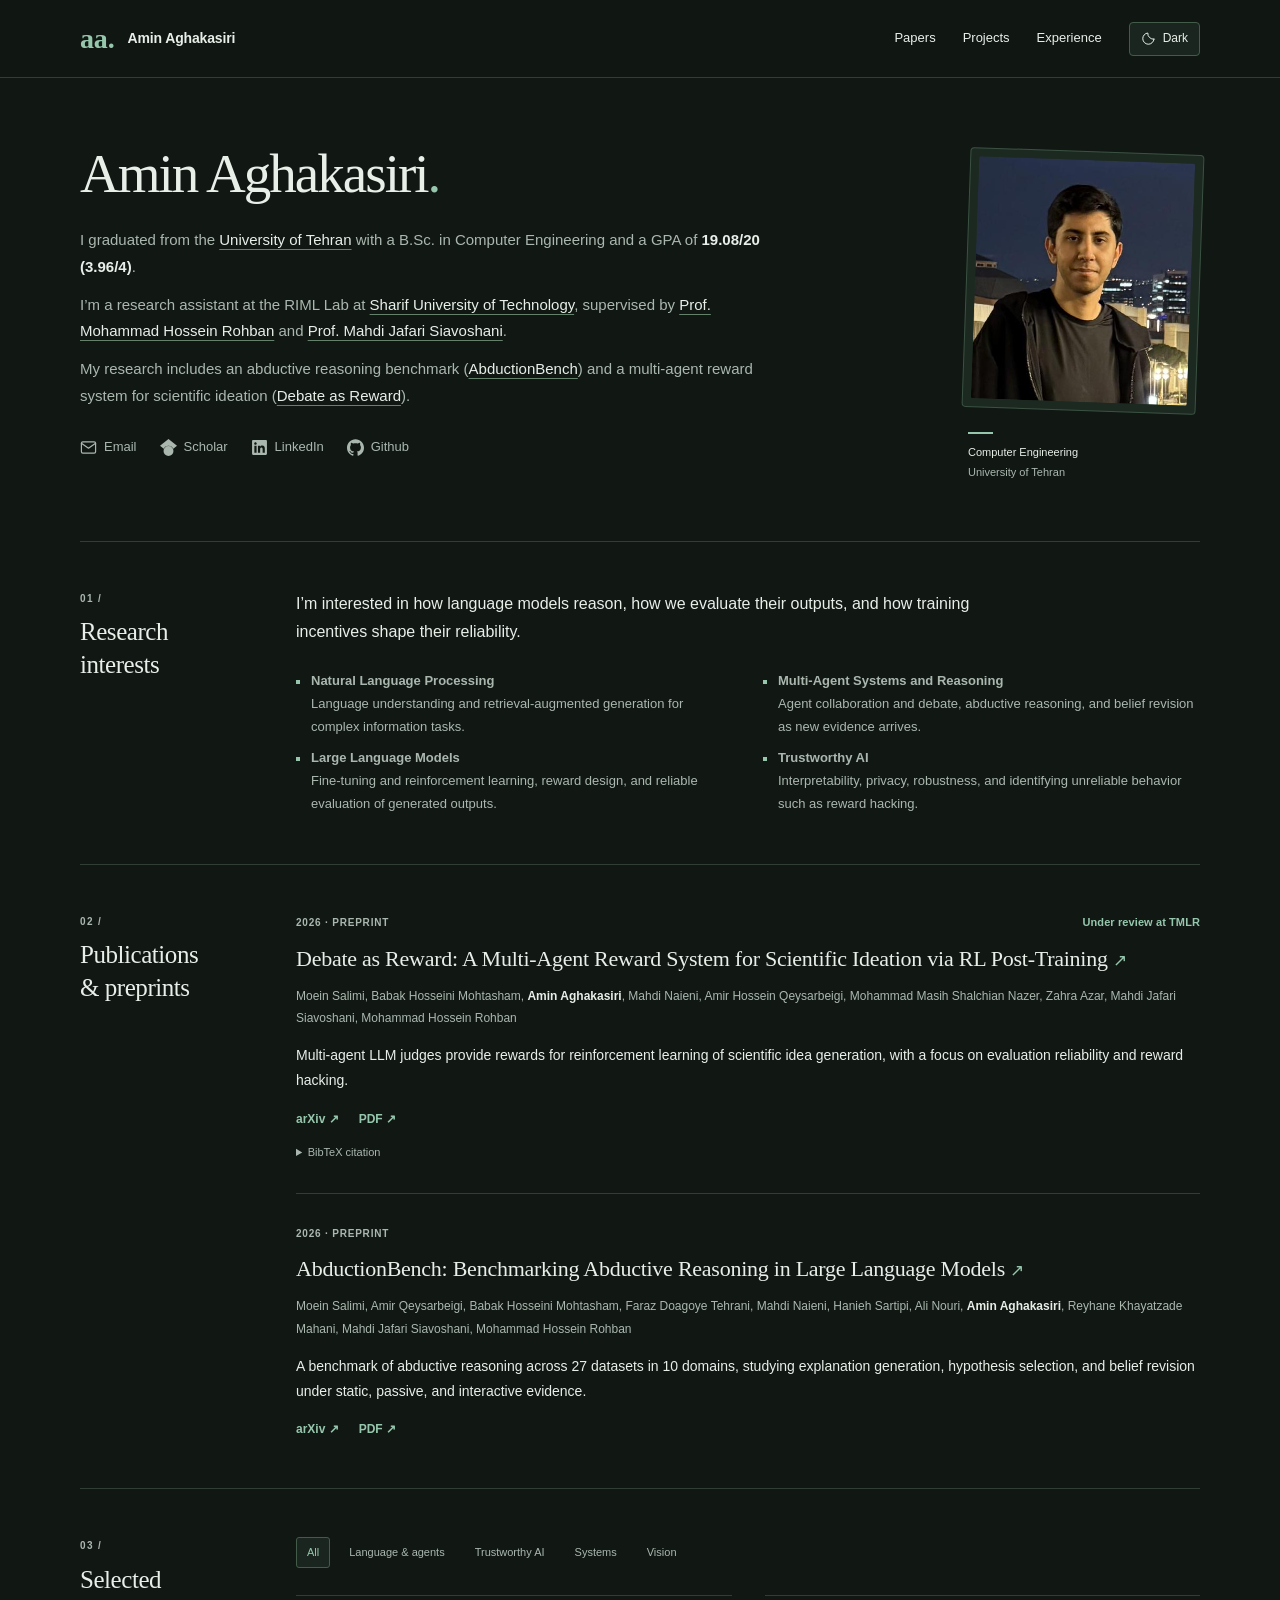
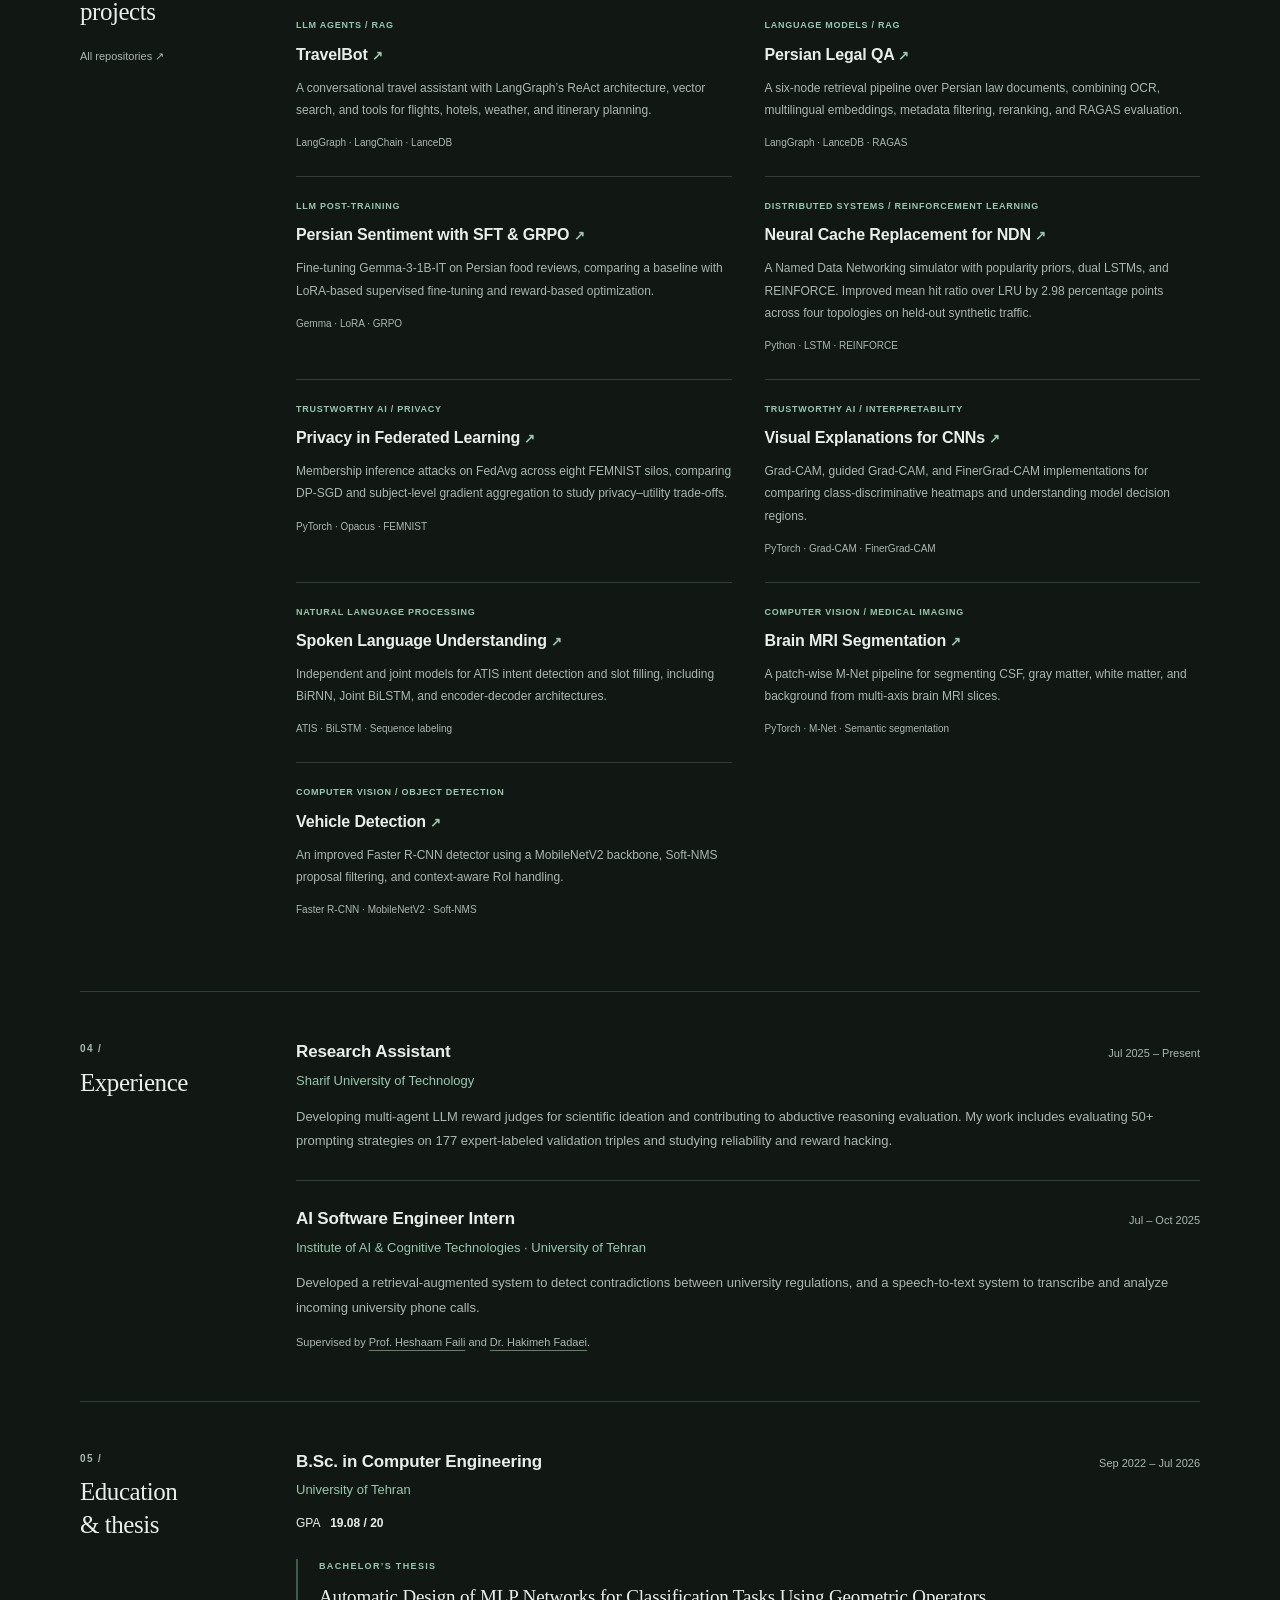
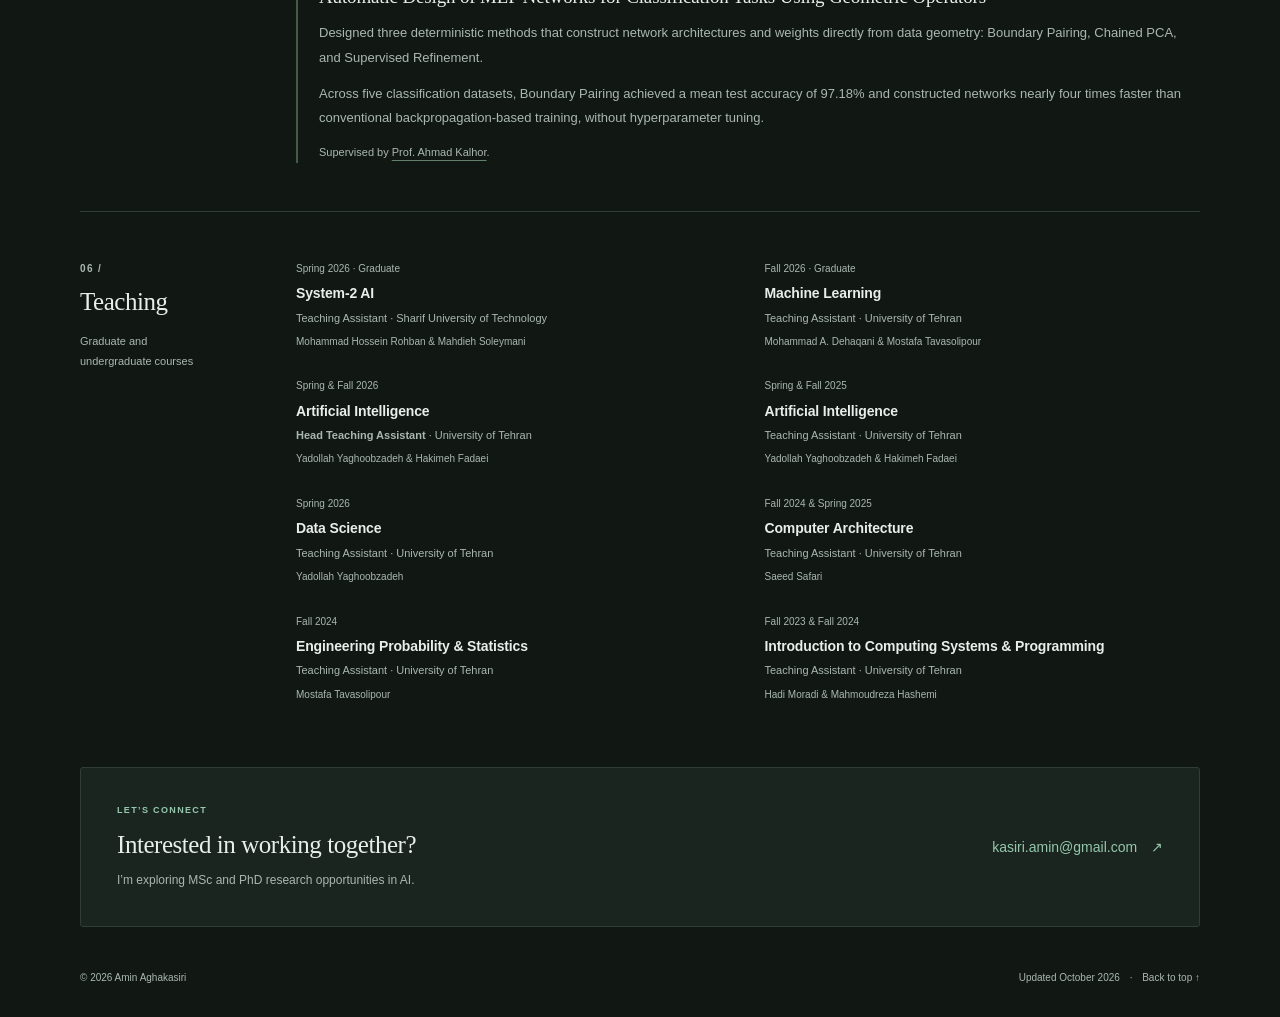
<file: index.html>
<!doctype html>
<html lang="en" data-theme="dark">
<head>
  <meta charset="utf-8">
  <meta name="viewport" content="width=device-width, initial-scale=1">
  <meta name="theme-color" content="#111814">
  <script>
    (() => {
      let theme = "dark";
      try {
        const saved = localStorage.getItem("amin-theme");
        if (saved === "light" || saved === "dark") theme = saved;
      } catch { /* Use the default when browser storage is unavailable. */ }
      document.documentElement.dataset.theme = theme;
      document.querySelector('meta[name="theme-color"]').content = theme === "dark" ? "#111814" : "#f8f9f6";
    })();
  </script>
  <meta name="description" content="Amin Aghakasiri — research assistant at Sharif University of Technology and Computer Engineering graduate of the University of Tehran. Research in language models, multi-agent systems, reasoning, and trustworthy AI.">
  <meta property="og:type" content="website">
  <meta property="og:title" content="Amin Aghakasiri | AI Research">
  <meta property="og:description" content="Language models, multi-agent systems, and reliable reasoning. Research, publications, projects, and teaching.">
  <meta property="og:url" content="https://amink8203.github.io/">
  <meta property="og:image" content="https://amink8203.github.io/assets/portrait.jpg">
  <meta name="twitter:card" content="summary">
  <link rel="canonical" href="https://amink8203.github.io/">
  <link rel="icon" href="assets/favicon.svg" type="image/svg+xml">
  <link rel="stylesheet" href="assets/style.css?v=3">
  <script src="assets/site.js?v=2" defer></script>
  <title>Amin Aghakasiri | AI Research</title>
  <script type="application/ld+json">
  {"@context":"https://schema.org","@type":"Person","name":"Amin Aghakasiri","url":"https://amink8203.github.io/","image":"https://amink8203.github.io/assets/portrait.jpg","jobTitle":"Research Assistant","affiliation":{"@type":"CollegeOrUniversity","name":"Sharif University of Technology"},"alumniOf":{"@type":"CollegeOrUniversity","name":"University of Tehran"},"sameAs":["https://github.com/Amink8203","https://www.linkedin.com/in/amin-aghakasiri/","https://scholar.google.com/citations?user=C15308IAAAAJ&hl=en"]}
  </script>
</head>
<body>
  <a class="skip-link" href="#main">Skip to content</a>
  <header class="site-header">
    <div class="header-inner">
      <a class="wordmark" href="#about" aria-label="Amin Aghakasiri, back to introduction"><span class="monogram" aria-hidden="true">aa.</span><span>Amin Aghakasiri</span></a>
      <nav aria-label="Main navigation">
        <a href="#publications">Papers</a>
        <a href="#projects">Projects</a>
        <a href="#experience">Experience</a>
        <button class="theme-toggle" type="button" role="switch" aria-checked="true" aria-label="Dark theme" title="Switch to light mode" hidden>
          <svg class="theme-icon theme-icon-moon" viewBox="0 0 24 24" fill="none" stroke="currentColor" stroke-width="1.6" stroke-linecap="round" stroke-linejoin="round" aria-hidden="true"><path d="M20.8 13.1A9 9 0 0 1 10.9 3.2a9 9 0 1 0 9.9 9.9Z"/></svg>
          <svg class="theme-icon theme-icon-sun" viewBox="0 0 24 24" fill="none" stroke="currentColor" stroke-width="1.6" stroke-linecap="round" aria-hidden="true"><circle cx="12" cy="12" r="4"/><path d="M12 2v2m0 16v2M2 12h2m16 0h2M4.9 4.9l1.4 1.4m11.4 11.4 1.4 1.4M4.9 19.1l1.4-1.4M17.7 6.3l1.4-1.4"/></svg>
          <span data-theme-label>Dark</span>
        </button>
      </nav>
    </div>
  </header>

  <main id="main">
    <section class="hero container" id="about" aria-labelledby="intro-title">
      <div class="hero-copy">
        <h1 id="intro-title">Amin Aghakasiri<span class="name-period">.</span></h1>
        <div class="bio">
          <p>I graduated from the <a href="https://ut.ac.ir/en" target="_blank" rel="noopener">University of Tehran</a> with a B.Sc. in Computer Engineering and a GPA of <strong>19.08/20 (3.96/4)</strong>.</p>
          <p>I’m a research assistant at the RIML Lab at <a href="https://www.sharif.edu/" target="_blank" rel="noopener">Sharif University of Technology</a>, supervised by <a href="https://sharif.ir/~rohban/" target="_blank" rel="noopener">Prof. Mohammad Hossein Rohban</a> and <a href="https://mahdi.jafari.siavoshani.ir/" target="_blank" rel="noopener">Prof. Mahdi Jafari Siavoshani</a>.</p>
          <p>My research includes an abductive reasoning benchmark (<a href="#abductionbench">AbductionBench</a>) and a multi-agent reward system for scientific ideation (<a href="#debate-as-reward">Debate as Reward</a>).</p>
        </div>
        <div class="social-links" aria-label="Professional profiles">
          <a href="mailto:kasiri.amin@gmail.com"><svg class="social-icon" viewBox="0 0 24 24" fill="none" stroke="currentColor" stroke-width="1.7" stroke-linecap="round" stroke-linejoin="round" aria-hidden="true"><rect x="2" y="4" width="20" height="16" rx="2"/><path d="m2 6 10 7L22 6"/></svg><span>Email</span></a>
          <a href="https://scholar.google.com/citations?user=C15308IAAAAJ&amp;hl=en" target="_blank" rel="noopener"><svg class="social-icon" viewBox="0 0 24 24" fill="currentColor" aria-hidden="true"><path d="M5.242 13.769L0 9.5 12 0l12 9.5-5.242 4.269C17.548 11.249 14.978 9.5 12 9.5c-2.977 0-5.548 1.748-6.758 4.269zM12 10a7 7 0 1 0 0 14 7 7 0 0 0 0-14z"/></svg><span>Scholar</span></a>
          <!-- LinkedIn icon: Font Awesome Free, Fonticons, Inc. (CC BY 4.0). -->
          <a href="https://www.linkedin.com/in/amin-aghakasiri/" target="_blank" rel="noopener"><svg class="social-icon" viewBox="0 0 448 512" fill="currentColor" aria-hidden="true"><path d="M416 32H31.9C14.3 32 0 46.5 0 64.3v383.4C0 465.5 14.3 480 31.9 480H416c17.6 0 32-14.5 32-32.3V64.3c0-17.8-14.4-32.3-32-32.3zM135.4 416H69V202.2h66.5V416zm-33.2-243c-21.3 0-38.5-17.3-38.5-38.5S80.9 96 102.2 96c21.2 0 38.5 17.3 38.5 38.5 0 21.3-17.2 38.5-38.5 38.5zm282.1 243h-66.4V312c0-24.8-.5-56.7-34.5-56.7-34.6 0-39.9 27-39.9 54.9V416h-66.4V202.2h63.7v29.2h.9c8.9-16.8 30.6-34.5 62.9-34.5 67.2 0 79.7 44.3 79.7 101.9V416z"/></svg><span>LinkedIn</span></a>
          <a href="https://github.com/Amink8203" target="_blank" rel="noopener"><svg class="social-icon" viewBox="0 0 24 24" fill="currentColor" aria-hidden="true"><path d="M12 .297c-6.63 0-12 5.373-12 12 0 5.303 3.438 9.8 8.205 11.385.6.113.82-.258.82-.577 0-.285-.01-1.04-.015-2.04-3.338.724-4.042-1.61-4.042-1.61C4.422 18.07 3.633 17.7 3.633 17.7c-1.087-.744.084-.729.084-.729 1.205.084 1.838 1.236 1.838 1.236 1.07 1.835 2.809 1.305 3.495.998.108-.776.417-1.305.76-1.605-2.665-.3-5.466-1.332-5.466-5.93 0-1.31.465-2.38 1.235-3.22-.135-.303-.54-1.523.105-3.176 0 0 1.005-.322 3.3 1.23.96-.267 1.98-.399 3-.405 1.02.006 2.04.138 3 .405 2.28-1.552 3.285-1.23 3.285-1.23.645 1.653.24 2.873.12 3.176.765.84 1.23 1.91 1.23 3.22 0 4.61-2.805 5.625-5.475 5.92.42.36.81 1.096.81 2.22 0 1.606-.015 2.896-.015 3.286 0 .315.21.69.825.57C20.565 22.092 24 17.592 24 12.297c0-6.627-5.373-12-12-12"/></svg><span>Github</span></a>
        </div>
      </div>
      <figure class="portrait-block">
        <div class="portrait-frame"><img src="assets/portrait.jpg" alt="Amin Aghakasiri" width="460" height="460" fetchpriority="high"></div>
        <figcaption><span class="caption-rule" aria-hidden="true"></span>Computer Engineering<br><span>University of Tehran</span></figcaption>
      </figure>
    </section>

    <div class="container">
      <section class="content-section research-section" id="research" aria-labelledby="research-title">
        <div class="section-label"><span class="section-number">01 /</span><h2 id="research-title">Research<br class="desktop-break"> interests</h2></div>
        <div class="section-body">
          <p class="section-intro">I’m interested in how language models reason, how we evaluate their outputs, and how training incentives shape their reliability.</p>
          <ul class="interests-list">
            <li><strong>Natural Language Processing</strong><br>Language understanding and retrieval-augmented generation for complex information tasks.</li>
            <li><strong>Multi-Agent Systems and Reasoning</strong><br>Agent collaboration and debate, abductive reasoning, and belief revision as new evidence arrives.</li>
            <li><strong>Large Language Models</strong><br>Fine-tuning and reinforcement learning, reward design, and reliable evaluation of generated outputs.</li>
            <li><strong>Trustworthy AI</strong><br>Interpretability, privacy, robustness, and identifying unreliable behavior such as reward hacking.</li>
          </ul>
        </div>
      </section>

      <section class="content-section" id="publications" aria-labelledby="publications-title">
        <div class="section-label"><span class="section-number">02 /</span><h2 id="publications-title">Publications<br class="desktop-break"> & preprints</h2></div>
        <div class="section-body publications-list">
          <article class="publication" id="debate-as-reward">
            <div class="entry-meta"><span>2026 · Preprint</span><span class="review-status">Under review at TMLR</span></div>
            <h3><a href="https://arxiv.org/abs/2604.16723" target="_blank" rel="noopener">Debate as Reward: A Multi-Agent Reward System for Scientific Ideation via RL Post-Training <span class="title-arrow" aria-hidden="true">↗</span></a></h3>
            <p class="authors">Moein Salimi, Babak Hosseini Mohtasham, <strong>Amin Aghakasiri</strong>, Mahdi Naieni, Amir Hossein Qeysarbeigi, Mohammad Masih Shalchian Nazer, Zahra Azar, Mahdi Jafari Siavoshani, Mohammad Hossein Rohban</p>
            <p class="entry-description">Multi-agent LLM judges provide rewards for reinforcement learning of scientific idea generation, with a focus on evaluation reliability and reward hacking.</p>
            <div class="paper-links"><a href="https://arxiv.org/abs/2604.16723" target="_blank" rel="noopener">arXiv <span aria-hidden="true">↗</span></a><a href="https://arxiv.org/pdf/2604.16723" target="_blank" rel="noopener">PDF <span aria-hidden="true">↗</span></a></div>
            <details class="citation"><summary>BibTeX citation</summary><div class="citation-body"><button type="button" class="copy-citation" data-copy="debate-bibtex" aria-label="Copy Debate as Reward BibTeX citation">Copy BibTeX</button><pre id="debate-bibtex"><code>@misc{salimi2026debatereward,
  title = {Debate as Reward: A Multi-Agent Reward System for Scientific Ideation via RL Post-Training},
  author = {Salimi, Moein and Hosseini Mohtasham, Babak and Aghakasiri, Amin and Naieni, Mahdi and Qeysarbeigi, Amir Hossein and Shalchian Nazer, Mohammad Masih and Azar, Zahra and Jafari Siavoshani, Mahdi and Rohban, Mohammad Hossein},
  year = {2026},
  eprint = {2604.16723},
  archivePrefix = {arXiv},
  primaryClass = {cs.AI},
  url = {https://arxiv.org/abs/2604.16723}
}</code></pre></div></details>
          </article>
          <article class="publication" id="abductionbench">
            <div class="entry-meta"><span>2026 · Preprint</span></div>
            <h3><a href="https://arxiv.org/abs/2611.10705" target="_blank" rel="noopener">AbductionBench: Benchmarking Abductive Reasoning in Large Language Models <span class="title-arrow" aria-hidden="true">↗</span></a></h3>
            <p class="authors">Moein Salimi, Amir Qeysarbeigi, Babak Hosseini Mohtasham, Faraz Doagoye Tehrani, Mahdi Naieni, Hanieh Sartipi, Ali Nouri, <strong>Amin Aghakasiri</strong>, Reyhane Khayatzade Mahani, Mahdi Jafari Siavoshani, Mohammad Hossein Rohban</p>
            <p class="entry-description">A benchmark of abductive reasoning across 27 datasets in 10 domains, studying explanation generation, hypothesis selection, and belief revision under static, passive, and interactive evidence.</p>
            <div class="paper-links"><a href="https://arxiv.org/abs/2611.10705" target="_blank" rel="noopener">arXiv <span aria-hidden="true">↗</span></a><a href="https://arxiv.org/pdf/2611.10705" target="_blank" rel="noopener">PDF <span aria-hidden="true">↗</span></a></div>
          </article>
        </div>
      </section>

      <section class="content-section projects-section" id="projects" aria-labelledby="projects-title">
        <div class="section-label"><span class="section-number">03 /</span><h2 id="projects-title">Selected<br class="desktop-break"> projects</h2><a class="section-side-link" href="https://github.com/Amink8203?tab=repositories" target="_blank" rel="noopener">All repositories <span aria-hidden="true">↗</span></a></div>
        <div class="section-body">
          <div class="project-filters" role="group" aria-label="Filter projects by research area" hidden>
            <button type="button" data-filter="all" aria-pressed="true">All</button>
            <button type="button" data-filter="language" aria-pressed="false">Language & agents</button>
            <button type="button" data-filter="trustworthy" aria-pressed="false">Trustworthy AI</button>
            <button type="button" data-filter="systems" aria-pressed="false">Systems</button>
            <button type="button" data-filter="vision" aria-pressed="false">Vision</button>
          </div>
          <p id="filter-status" class="sr-only" aria-live="polite" aria-atomic="true"></p>
          <div class="projects-grid">
            <article class="project" data-category="language">
              <p class="project-area">LLM agents / RAG</p>
              <h3><a href="https://github.com/Amink8203/TravelBot" target="_blank" rel="noopener">TravelBot <span aria-hidden="true">↗</span></a></h3>
              <p>A conversational travel assistant with LangGraph’s ReAct architecture, vector search, and tools for flights, hotels, weather, and itinerary planning.</p>
              <p class="project-tools">LangGraph · LangChain · LanceDB</p>
            </article>
            <article class="project" data-category="language">
              <p class="project-area">Language models / RAG</p>
              <h3><a href="https://github.com/Amink8203/Intelligent-Response-System-based-on-Country-Laws" target="_blank" rel="noopener">Persian Legal QA <span aria-hidden="true">↗</span></a></h3>
              <p>A six-node retrieval pipeline over Persian law documents, combining OCR, multilingual embeddings, metadata filtering, reranking, and RAGAS evaluation.</p>
              <p class="project-tools">LangGraph · LanceDB · RAGAS</p>
            </article>
            <article class="project" data-category="language">
              <p class="project-area">LLM post-training</p>
              <h3><a href="https://github.com/Amink8203/Food-Review-Sentiment-Analysis-with-SFT-and-GRPO" target="_blank" rel="noopener">Persian Sentiment with SFT & GRPO <span aria-hidden="true">↗</span></a></h3>
              <p>Fine-tuning Gemma-3-1B-IT on Persian food reviews, comparing a baseline with LoRA-based supervised fine-tuning and reward-based optimization.</p>
              <p class="project-tools">Gemma · LoRA · GRPO</p>
            </article>
            <article class="project" data-category="systems">
              <p class="project-area">Distributed systems / Reinforcement learning</p>
              <h3><a href="https://github.com/Amink8203/Hybrid_Neural_Cache_Replacement_for_NDN" target="_blank" rel="noopener">Neural Cache Replacement for NDN <span aria-hidden="true">↗</span></a></h3>
              <p>A Named Data Networking simulator with popularity priors, dual LSTMs, and REINFORCE. Improved mean hit ratio over LRU by 2.98 percentage points across four topologies on held-out synthetic traffic.</p>
              <p class="project-tools">Python · LSTM · REINFORCE</p>
            </article>
            <article class="project" data-category="trustworthy">
              <p class="project-area">Trustworthy AI / Privacy</p>
              <h3><a href="https://github.com/Amink8203/Trustworthy-AI-Course-Projects/tree/main/CA4" target="_blank" rel="noopener">Privacy in Federated Learning <span aria-hidden="true">↗</span></a></h3>
              <p>Membership inference attacks on FedAvg across eight FEMNIST silos, comparing DP-SGD and subject-level gradient aggregation to study privacy–utility trade-offs.</p>
              <p class="project-tools">PyTorch · Opacus · FEMNIST</p>
            </article>
            <article class="project" data-category="trustworthy vision">
              <p class="project-area">Trustworthy AI / Interpretability</p>
              <h3><a href="https://github.com/Amink8203/Trustworthy-AI-Course-Projects/tree/main/CA2" target="_blank" rel="noopener">Visual Explanations for CNNs <span aria-hidden="true">↗</span></a></h3>
              <p>Grad-CAM, guided Grad-CAM, and FinerGrad-CAM implementations for comparing class-discriminative heatmaps and understanding model decision regions.</p>
              <p class="project-tools">PyTorch · Grad-CAM · FinerGrad-CAM</p>
            </article>
            <article class="project" data-category="language">
              <p class="project-area">Natural language processing</p>
              <h3><a href="https://github.com/Amink8203/NNDL-CA4" target="_blank" rel="noopener">Spoken Language Understanding <span aria-hidden="true">↗</span></a></h3>
              <p>Independent and joint models for ATIS intent detection and slot filling, including BiRNN, Joint BiLSTM, and encoder-decoder architectures.</p>
              <p class="project-tools">ATIS · BiLSTM · Sequence labeling</p>
            </article>
            <article class="project" data-category="vision">
              <p class="project-area">Computer vision / Medical imaging</p>
              <h3><a href="https://github.com/Amink8203/NNDL-CA3" target="_blank" rel="noopener">Brain MRI Segmentation <span aria-hidden="true">↗</span></a></h3>
              <p>A patch-wise M-Net pipeline for segmenting CSF, gray matter, white matter, and background from multi-axis brain MRI slices.</p>
              <p class="project-tools">PyTorch · M-Net · Semantic segmentation</p>
            </article>
            <article class="project" data-category="vision">
              <p class="project-area">Computer vision / Object detection</p>
              <h3><a href="https://github.com/Amink8203/NNDL-CA3" target="_blank" rel="noopener">Vehicle Detection <span aria-hidden="true">↗</span></a></h3>
              <p>An improved Faster R-CNN detector using a MobileNetV2 backbone, Soft-NMS proposal filtering, and context-aware RoI handling.</p>
              <p class="project-tools">Faster R-CNN · MobileNetV2 · Soft-NMS</p>
            </article>
          </div>
        </div>
      </section>

      <section class="content-section" id="experience" aria-labelledby="experience-title">
        <div class="section-label"><span class="section-number">04 /</span><h2 id="experience-title">Experience</h2></div>
        <div class="section-body timeline">
          <article class="timeline-entry">
            <div class="timeline-heading"><h3>Research Assistant</h3><p class="entry-date">Jul 2025 – Present</p></div>
            <p class="institution">Sharif University of Technology</p>
            <p>Developing multi-agent LLM reward judges for scientific ideation and contributing to abductive reasoning evaluation. My work includes evaluating 50+ prompting strategies on 177 expert-labeled validation triples and studying reliability and reward hacking.</p>
          </article>
          <article class="timeline-entry">
            <div class="timeline-heading"><h3>AI Software Engineer Intern</h3><p class="entry-date">Jul – Oct 2025</p></div>
            <p class="institution">Institute of AI & Cognitive Technologies · University of Tehran</p>
            <p>Developed a retrieval-augmented system to detect contradictions between university regulations, and a speech-to-text system to transcribe and analyze incoming university phone calls.</p>
            <p class="entry-note">Supervised by <a href="https://profile.ut.ac.ir/en/~hfaili" target="_blank" rel="noopener">Prof. Heshaam Faili</a> and <a href="https://www.linkedin.com/in/hakimeh-shafagh-fadaei-645963a1/" target="_blank" rel="noopener">Dr. Hakimeh Fadaei</a>.</p>
          </article>
        </div>
      </section>

      <section class="content-section" id="education" aria-labelledby="education-title">
        <div class="section-label"><span class="section-number">05 /</span><h2 id="education-title">Education<br class="desktop-break"> & thesis</h2></div>
        <div class="section-body">
          <div class="timeline-heading"><h3>B.Sc. in Computer Engineering</h3><p class="entry-date">Sep 2022 – Jul 2026</p></div>
          <p class="institution">University of Tehran</p>
          <p class="gpa-line">GPA <strong>19.08 / 20</strong></p>
          <article class="thesis">
            <p class="eyebrow">Bachelor’s thesis</p>
            <h3>Automatic Design of MLP Networks for Classification Tasks Using Geometric Operators</h3>
            <p>Designed three deterministic methods that construct network architectures and weights directly from data geometry: Boundary Pairing, Chained PCA, and Supervised Refinement.</p>
            <p>Across five classification datasets, Boundary Pairing achieved a mean test accuracy of 97.18% and constructed networks nearly four times faster than conventional backpropagation-based training, without hyperparameter tuning.</p>
            <p class="entry-note">Supervised by <a href="https://profile.ut.ac.ir/en/~akalhor" target="_blank" rel="noopener">Prof. Ahmad Kalhor</a>.</p>
          </article>
        </div>
      </section>

      <section class="content-section" id="teaching" aria-labelledby="teaching-title">
        <div class="section-label"><span class="section-number">06 /</span><h2 id="teaching-title">Teaching</h2><p class="section-aside">Graduate and undergraduate courses</p></div>
        <div class="section-body teaching-grid">
          <article class="teaching-entry"><p class="entry-date">Spring 2026 · Graduate</p><h3>System-2 AI</h3><p>Teaching Assistant · Sharif University of Technology</p><p class="teaching-instructors">Mohammad Hossein Rohban & Mahdieh Soleymani</p></article>
          <article class="teaching-entry"><p class="entry-date">Fall 2026 · Graduate</p><h3>Machine Learning</h3><p>Teaching Assistant · University of Tehran</p><p class="teaching-instructors">Mohammad A. Dehaqani & Mostafa Tavasolipour</p></article>
          <article class="teaching-entry"><p class="entry-date">Spring & Fall 2026</p><h3>Artificial Intelligence</h3><p><strong>Head Teaching Assistant</strong> · University of Tehran</p><p class="teaching-instructors">Yadollah Yaghoobzadeh & Hakimeh Fadaei</p></article>
          <article class="teaching-entry"><p class="entry-date">Spring & Fall 2025</p><h3>Artificial Intelligence</h3><p>Teaching Assistant · University of Tehran</p><p class="teaching-instructors">Yadollah Yaghoobzadeh & Hakimeh Fadaei</p></article>
          <article class="teaching-entry"><p class="entry-date">Spring 2026</p><h3>Data Science</h3><p>Teaching Assistant · University of Tehran</p><p class="teaching-instructors">Yadollah Yaghoobzadeh</p></article>
          <article class="teaching-entry"><p class="entry-date">Fall 2024 & Spring 2025</p><h3>Computer Architecture</h3><p>Teaching Assistant · University of Tehran</p><p class="teaching-instructors">Saeed Safari</p></article>
          <article class="teaching-entry"><p class="entry-date">Fall 2024</p><h3>Engineering Probability & Statistics</h3><p>Teaching Assistant · University of Tehran</p><p class="teaching-instructors">Mostafa Tavasolipour</p></article>
          <article class="teaching-entry"><p class="entry-date">Fall 2023 & Fall 2024</p><h3>Introduction to Computing Systems & Programming</h3><p>Teaching Assistant · University of Tehran</p><p class="teaching-instructors">Hadi Moradi & Mahmoudreza Hashemi</p></article>
        </div>
      </section>

      <section class="contact-section" id="contact" aria-labelledby="contact-title">
        <div><p class="eyebrow">Let’s connect</p><h2 id="contact-title">Interested in working together?</h2><p>I’m exploring MSc and PhD research opportunities in AI.</p></div>
        <a class="contact-email" href="mailto:kasiri.amin@gmail.com">kasiri.amin@gmail.com <span aria-hidden="true">↗</span></a>
      </section>
    </div>
  </main>
  <footer class="site-footer container"><p>© 2026 Amin Aghakasiri</p><p>Updated October 2026 <span aria-hidden="true">·</span> <a href="#about">Back to top ↑</a></p></footer>
  <p id="copy-status" class="sr-only" aria-live="polite"></p>
</body>
</html>
</file>
<file: assets/style.css>
:root {
  color-scheme: dark;
  --paper: #111814;
  --ink: #e8eee8;
  --muted: #aab7af;
  --accent: #96c7ad;
  --line: #303e35;
  --soft: #19251e;
  --header: rgba(17,24,20,.97);
  --button-surface: #dde9df;
  --button-text: #14221a;
  --button-hover: #aad0b6;
  --button-hover-text: #14221a;
  --control-border: #435c4a;
  --link-line: #64816c;
  --portrait-border: #3b5242;
  --portrait-background: #1c2921;
  --serif: Georgia, "Times New Roman", serif;
  --sans: -apple-system, BlinkMacSystemFont, "Segoe UI", sans-serif;
}
:root[data-theme="light"] {
  color-scheme: light;
  --paper: #f8f9f6;
  --ink: #202b27;
  --muted: #606b64;
  --accent: #2b6250;
  --line: #dce1da;
  --soft: #edf1ea;
  --header: rgba(248,249,246,.97);
  --button-surface: #202b27;
  --button-text: #fff;
  --button-hover: #2b6250;
  --button-hover-text: #fff;
  --control-border: #cbd3c9;
  --link-line: #b4bfb4;
  --portrait-border: #d1d9ce;
  --portrait-background: #f0f3ec;
}
* { box-sizing: border-box; }
html { scroll-behavior: smooth; scroll-padding-top: 95px; }
body { margin: 0; background: var(--paper); color: var(--ink); font: 15px/1.75 var(--sans); -webkit-font-smoothing: antialiased; }
body, button { font-family: var(--sans); }
a { color: inherit; text-decoration-thickness: 1px; text-underline-offset: 4px; }
a:hover { color: var(--accent); }
button, a { -webkit-tap-highlight-color: transparent; }
a:focus-visible, button:focus-visible, summary:focus-visible { outline: 2px solid var(--accent); outline-offset: 5px; border-radius: 2px; }
button { font: inherit; }
button, summary { cursor: pointer; }
button:disabled { cursor: default; }
p, h1, h2, h3, figure { margin: 0; }
[hidden] { display: none !important; }
img { max-width: 100%; display: block; }
strong { font-weight: 650; }
.container, .header-inner { width: min(1120px, calc(100% - 96px)); margin-inline: auto; }
.skip-link { position: fixed; top: -100px; left: 16px; z-index: 20; background: var(--button-surface); color: var(--button-text); padding: 10px 20px; }
.skip-link:focus { top: 12px; }
.site-header { position: sticky; top: 0; z-index: 10; background: var(--header); border-bottom: 1px solid var(--line); }
.header-inner { min-height: 77px; display: flex; align-items: center; justify-content: space-between; gap: 24px; }
.wordmark { display: flex; align-items: center; gap: 13px; text-decoration: none; font-size: 14px; font-weight: 600; letter-spacing: -.15px; white-space: nowrap; }
.monogram { font-family: var(--serif); font-size: 28px; font-weight: bold; color: var(--accent); line-height: 1; }
nav { display: flex; align-items: center; gap: 27px; font-size: 13px; }
nav a { text-decoration: none; }
nav a[aria-current="location"] { color: var(--accent); text-decoration: underline; text-underline-offset: 7px; }
.theme-toggle { display: inline-flex; align-items: center; justify-content: center; gap: 7px; padding: 6px 11px; min-height: 34px; border: 1px solid var(--control-border); border-radius: 4px; background: var(--soft); color: var(--ink); font-size: 12px; line-height: 1.4; }
.theme-toggle:hover { border-color: var(--accent); color: var(--accent); }
.theme-icon { width: 15px; height: 15px; flex-shrink: 0; }
.theme-icon-sun, :root[data-theme="light"] .theme-icon-moon { display: none; }
:root[data-theme="light"] .theme-icon-sun { display: block; }
.hero { padding-block: 64px 58px; display: grid; grid-template-columns: minmax(0, 1fr) 234px; column-gap: 76px; align-items: start; }
.eyebrow, .section-number, .project-area, .entry-meta { font-size: 11px; letter-spacing: 1.35px; text-transform: uppercase; font-weight: 600; }
.eyebrow { color: var(--accent); }
h1 { font-family: var(--serif); font-weight: 400; letter-spacing: -2px; font-size: clamp(38px, 4.3vw, 59px); line-height: 1.15; margin: 15px 0 21px; }
.name-period { color: var(--accent); }
.hero h1 { margin: 0 0 22px; }
.bio { color: var(--muted); max-width: 690px; }
.bio p + p { margin-top: 12px; }
.bio a { color: var(--ink); text-decoration-color: var(--link-line); }
.bio strong { color: var(--ink); }
.button { min-height: 43px; padding: 9px 17px; text-decoration: none; font-size: 13px; display: inline-flex; align-items: center; gap: 24px; border: 1px solid var(--ink); border-radius: 3px; }
.button-primary { background: var(--button-surface); border-color: var(--button-surface); color: var(--button-text); }
.button-primary:hover { background: var(--button-hover); border-color: var(--button-hover); color: var(--button-hover-text); }
.button-secondary { border-color: var(--control-border); }
.button-secondary:hover { border-color: var(--accent); }
.social-links { display: flex; flex-wrap: wrap; gap: 12px 23px; font-size: 13px; margin-top: 25px; color: var(--muted); }
.social-links a { display: inline-flex; align-items: center; gap: 7px; min-height: 28px; text-decoration: none; }
.social-links a:hover { text-decoration: underline; }
.social-icon { width: 17px; height: 17px; flex-shrink: 0; }
.portrait-block { padding-top: 9px; }
.portrait-frame { padding: 8px; border: 1px solid var(--portrait-border); border-radius: 4px; background: var(--portrait-background); transform: rotate(2deg); }
.portrait-frame img { aspect-ratio: 1 / 1.12; object-fit: cover; object-position: 50% 42%; width: 100%; height: auto; border-radius: 2px; }
.portrait-block figcaption { font-size: 11px; line-height: 1.8; margin-top: 21px; padding-left: 2px; }
.portrait-block figcaption > span:last-child { color: var(--muted); }
.caption-rule { display: block; height: 2px; width: 25px; background: var(--accent); margin-bottom: 9px; }
.content-section { display: grid; grid-template-columns: 178px minmax(0, 1fr); gap: 38px; padding-block: 48px; border-top: 1px solid var(--line); }
.section-number { display: block; color: var(--muted); font-size: 10px; margin-bottom: 9px; }
h2 { font-family: var(--serif); font-size: 25px; font-weight: 400; line-height: 1.3; letter-spacing: -.45px; }
.section-body { min-width: 0; }
.section-intro { font-size: 16px; max-width: 730px; line-height: 1.8; }
.interests-list { padding: 0; list-style: none; display: grid; grid-template-columns: 1fr 1fr; gap: 9px 30px; margin: 23px 0 0; color: var(--muted); font-size: 13px; }
.interests-list li { position: relative; padding-left: 15px; }
.interests-list li::before { content: ""; width: 4px; height: 4px; background: var(--accent); position: absolute; left: 0; top: 10px; }
.publication + .publication { margin-top: 31px; padding-top: 31px; border-top: 1px solid var(--line); }
.entry-meta { display: flex; flex-wrap: wrap; align-items: baseline; justify-content: space-between; gap: 8px 20px; font-size: 10px; color: var(--muted); letter-spacing: .8px; margin-bottom: 12px; }
.review-status { color: var(--accent); text-transform: none; letter-spacing: .1px; font-size: 11px; }
h3 { font-weight: 600; line-height: 1.45; font-size: 17px; letter-spacing: -.15px; }
.publication h3 { font-family: var(--serif); font-size: 22px; line-height: 1.4; font-weight: 400; letter-spacing: -.25px; }
.publication h3 a { text-decoration: none; }
.title-arrow { font-family: var(--sans); font-size: 17px; color: var(--accent); white-space: nowrap; }
.authors { font-size: 12px; color: var(--muted); margin-top: 10px; line-height: 1.9; }
.authors strong { color: var(--ink); }
.entry-description { font-size: 14px; margin-top: 13px; line-height: 1.8; }
.paper-links { display: flex; gap: 20px; font-size: 12px; font-weight: 600; color: var(--accent); margin-top: 15px; }
.paper-links a { text-decoration: none; }
.paper-links a:hover { text-decoration: underline; }
.citation { margin-top: 13px; font-size: 11px; color: var(--muted); }
.citation summary { width: fit-content; }
.citation-body { margin-top: 12px; padding: 13px; background: var(--soft); border: 1px solid var(--line); border-radius: 3px; }
.citation pre { margin: 12px 0 0; white-space: pre-wrap; overflow-wrap: anywhere; font: 11px/1.8 Consolas, "SFMono-Regular", monospace; color: var(--ink); }
.copy-citation { background: var(--paper); border: 1px solid var(--control-border); border-radius: 3px; color: var(--ink); padding: 5px 10px; font-size: 11px; }
.section-side-link { display: inline-block; font-size: 11px; color: var(--muted); margin-top: 18px; text-decoration: none; }
.project-filters { display: flex; flex-wrap: wrap; gap: 8px; margin-bottom: 27px; }
.project-filters button { background: transparent; border: 1px solid transparent; border-radius: 3px; color: var(--muted); font-size: 11px; padding: 5px 10px; }
.project-filters button:hover { color: var(--accent); background: var(--soft); }
.project-filters button[aria-pressed="true"] { color: var(--accent); border-color: var(--control-border); background: var(--soft); }
.projects-grid { display: grid; grid-template-columns: 1fr 1fr; gap: 0 33px; }
.project { padding-block: 22px 24px; border-top: 1px solid var(--line); min-width: 0; }
.project-area { font-size: 9px; color: var(--accent); margin-bottom: 9px; letter-spacing: .75px; line-height: 1.7; }
.project h3 { font-size: 16px; line-height: 1.5; }
.project h3 a { text-decoration: none; }
.project h3 span { font-size: 13px; color: var(--accent); white-space: nowrap; }
.project > p:not(.project-area):not(.project-tools) { color: var(--muted); font-size: 12px; line-height: 1.85; margin-top: 10px; }
.project-tools { color: var(--muted); font-size: 10px; margin-top: 13px; line-height: 1.8; }
.timeline-entry + .timeline-entry { margin-top: 26px; padding-top: 26px; border-top: 1px solid var(--line); }
.timeline-heading { display: flex; justify-content: space-between; gap: 14px 20px; align-items: baseline; }
.entry-date { font-size: 11px; color: var(--muted); white-space: nowrap; }
.institution { color: var(--accent); font-size: 13px; margin-top: 5px; }
.timeline-entry > p:not(.institution):not(.entry-note) { font-size: 13px; line-height: 1.9; margin-top: 12px; color: var(--muted); }
.entry-note { color: var(--muted); font-size: 11px; line-height: 1.9; margin-top: 11px; }
.entry-note a { text-decoration-color: var(--link-line); }
.gpa-line { font-size: 12px; margin-top: 11px; }
.gpa-line strong { margin-left: 7px; }
.thesis { border-left: 2px solid var(--control-border); padding-left: 21px; margin-top: 25px; }
.thesis .eyebrow { font-size: 9px; margin-bottom: 8px; }
.thesis h3 { font-family: var(--serif); font-size: 19px; font-weight: 400; }
.thesis > p:not(.eyebrow):not(.entry-note) { font-size: 13px; color: var(--muted); margin-top: 11px; line-height: 1.9; }
.section-aside { font-size: 11px; color: var(--muted); margin-top: 13px; max-width: 140px; line-height: 1.8; }
.teaching-grid { display: grid; grid-template-columns: 1fr 1fr; gap: 27px 33px; }
.teaching-entry .entry-date { font-size: 10px; }
.teaching-entry h3 { font-size: 14px; margin-top: 6px; }
.teaching-entry > p:not(.entry-date) { font-size: 11px; color: var(--muted); margin-top: 5px; }
.teaching-entry .teaching-instructors { font-size: 10px !important; }
.contact-section { margin: 16px 0 25px; background: var(--soft); padding: 35px 36px; border: 1px solid var(--line); display: flex; justify-content: space-between; gap: 20px 30px; align-items: center; border-radius: 3px; }
.contact-section .eyebrow { font-size: 9px; margin-bottom: 10px; }
.contact-section h2 { font-size: 25px; }
.contact-section p:not(.eyebrow) { font-size: 12px; color: var(--muted); margin-top: 9px; }
.contact-email { font-size: 14px; color: var(--accent); text-decoration: none; white-space: nowrap; }
.contact-email span { margin-left: 10px; }
.site-footer { padding-block: 17px 30px; display: flex; gap: 10px 20px; justify-content: space-between; color: var(--muted); font-size: 10px; }
.site-footer a { text-decoration: none; }
.site-footer span { padding-inline: 7px; }
.sr-only { position: absolute; width: 1px; height: 1px; padding: 0; margin: -1px; overflow: hidden; clip: rect(0,0,0,0); white-space: nowrap; border: 0; }
@media (min-width: 1400px) { .hero { column-gap: 90px; } }
@media (max-width: 1000px) {
  .container, .header-inner { width: calc(100% - 64px); }
  .hero { grid-template-columns: minmax(0, 1fr) 188px; gap: 35px; padding-block: 57px; }
  h1 { font-size: 44px; }
  .bio { font-size: 14px; }
  .portrait-block { padding-top: 9px; }
  .content-section { grid-template-columns: 145px minmax(0, 1fr); gap: 28px; }
  .interests-list { grid-template-columns: 1fr; gap: 7px; }
  .timeline-heading { flex-wrap: wrap; gap: 5px 20px; }
  .contact-section { flex-direction: column; align-items: flex-start; }
}
@media (max-width: 700px) {
  html { scroll-padding-top: 113px; }
  .container, .header-inner { width: calc(100% - 40px); }
  .header-inner { min-height: 88px; padding-block: 12px; flex-wrap: wrap; gap: 7px 15px; }
  .wordmark { font-size: 12px; }
  .monogram { font-size: 25px; }
  nav { gap: 21px; font-size: 11px; width: 100%; justify-content: space-between; }
  .theme-toggle { padding: 5px 8px; font-size: 11px; min-height: 30px; }
  .hero { grid-template-columns: minmax(0, 1fr) 83px; column-gap: 18px; row-gap: 22px; padding-block: 40px 38px; }
  .hero-copy { display: contents; }
  h1 { font-size: clamp(32px, 6.7vw, 43px); letter-spacing: -1.2px; line-height: 1.2; }
  .hero h1 { grid-column: 1; grid-row: 1; align-self: center; margin: 0; }
  .bio { grid-column: 1 / -1; font-size: 14px; margin: 0; }
  .social-links { grid-column: 1 / -1; gap: 10px 20px; margin: 0; font-size: 12px; }
  .portrait-block { grid-column: 2; grid-row: 1; width: 83px; padding: 0; }
  .portrait-frame { padding: 4px; }
  .portrait-frame img { aspect-ratio: 1; }
  .portrait-block figcaption { display: none; }
  .content-section { grid-template-columns: 1fr; gap: 22px; padding-block: 33px; }
  .section-label { display: flex; align-items: baseline; flex-wrap: wrap; gap: 10px; }
  .section-number { margin-bottom: 0; font-size: 9px; }
  h2 { font-size: 25px; }
  .desktop-break { display: none; }
  .section-side-link, .section-aside { margin-top: 0; margin-left: auto; max-width: none; font-size: 10px; }
  .section-intro { font-size: 15px; }
  .interests-list { margin-top: 18px; font-size: 12px; }
  .publication h3 { font-size: 21px; }
  .entry-meta { gap: 5px 15px; font-size: 9px; }
  .review-status { font-size: 10px; }
  .authors { font-size: 11px; }
  .entry-description { font-size: 13px; }
  .projects-grid { gap: 0 22px; }
  .project h3 { font-size: 15px; }
  .project > p:not(.project-area):not(.project-tools) { font-size: 12px; }
  .project-area { font-size: 8px; }
  .project-filters { gap: 3px; margin-bottom: 21px; }
  .project-filters button { padding: 5px 7px; font-size: 10px; }
  .teaching-grid { gap: 25px; }
  .contact-section { padding: 27px 24px; margin-top: 12px; }
  .contact-section h2 { font-size: 25px; }
  .contact-email { font-size: 13px; }
  .site-footer { flex-wrap: wrap; padding-bottom: 25px; font-size: 9px; }
}
@media (max-width: 450px) {
  .projects-grid, .teaching-grid { grid-template-columns: 1fr; }
  .project { padding-block: 21px; }
  .project h3 { font-size: 17px; }
  .project-area { font-size: 9px; }
  .project-tools { font-size: 11px; }
  .teaching-entry h3 { font-size: 15px; }
  .button { padding: 9px 14px; gap: 18px; }
}
@media (max-width: 280px) {
  nav { gap: 8px; font-size: 10px; }
  .theme-toggle { padding: 5px; }
  .theme-toggle [data-theme-label] { display: none; }
  .hero { grid-template-columns: minmax(0, 1fr) 56px; column-gap: 14px; }
  h1 { font-size: 24px; }
  .portrait-block { width: 56px; }
  .contact-section { padding: 24px 16px; }
  .contact-email { font-size: 11px; white-space: normal; overflow-wrap: anywhere; }
}
@media (prefers-reduced-motion: reduce) { html { scroll-behavior: auto; } }
@media print {
  :root, :root[data-theme] { color-scheme: light; --paper: #fff; --ink: #000; --muted: #333; --accent: #000; --line: #ccc; --soft: #fff; }
  body { font-size: 11px; }
  .site-header, .project-filters, .citation, .contact-section, .site-footer, .skip-link { display: none; }
  .container { width: 100%; }
  .hero { padding-block: 0 25px; }
  .content-section { padding-block: 20px; }
  .publication, .project, .teaching-entry, .timeline-entry { break-inside: avoid; }
  a { text-decoration: none; }
  .project[hidden] { display: block !important; }
}
</file>
